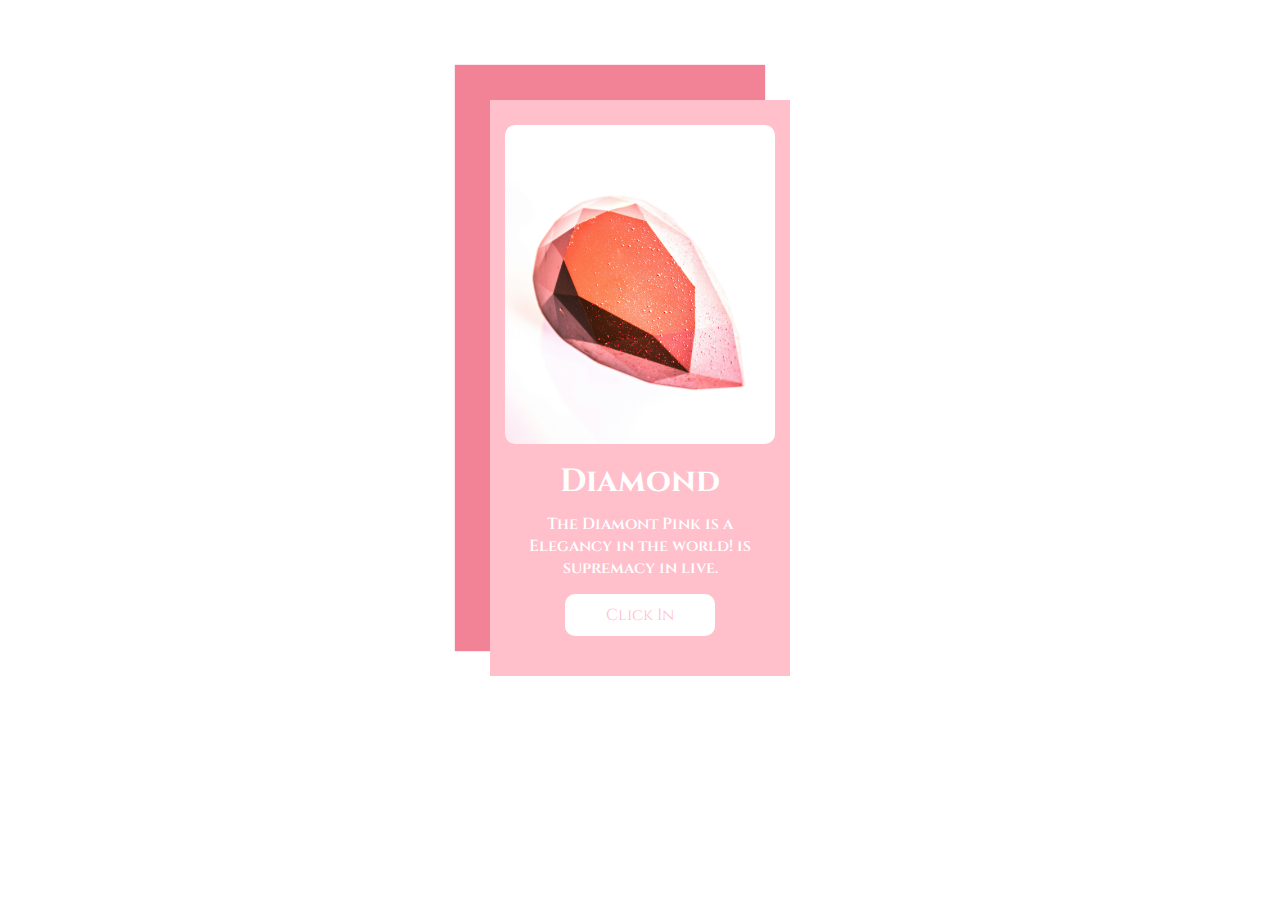
<file: index.html>
<!DOCTYPE html>
<html lang="es">

<head>
    <meta charset="UTF-8">
    <meta name="viewport" content="width=device-width, initial-scale=1.0">
    <title>Cards Two</title>
    <link rel="stylesheet" href="./css/style.css">
    <link rel="preconnect" href="https://fonts.googleapis.com">
    <link rel="preconnect" href="https://fonts.gstatic.com" crossorigin>
    <link href="https://fonts.googleapis.com/css2?family=Cinzel:wght@400..900&family=Yellowtail&display=swap" rel="stylesheet">
</head>

<body>
    <section class="cards2">
        <img src="./img/diamond.jpg" alt="" class="cards2__img">
        <h1 class="cards2__title">Diamond</h1>
        <p class="cards2__paragraph">The Diamont Pink is a Elegancy in the world! is supremacy in live.</p>
        <a href="" class="cards2__link">Click In</a>
    </section>
</body>

</html>
</file>
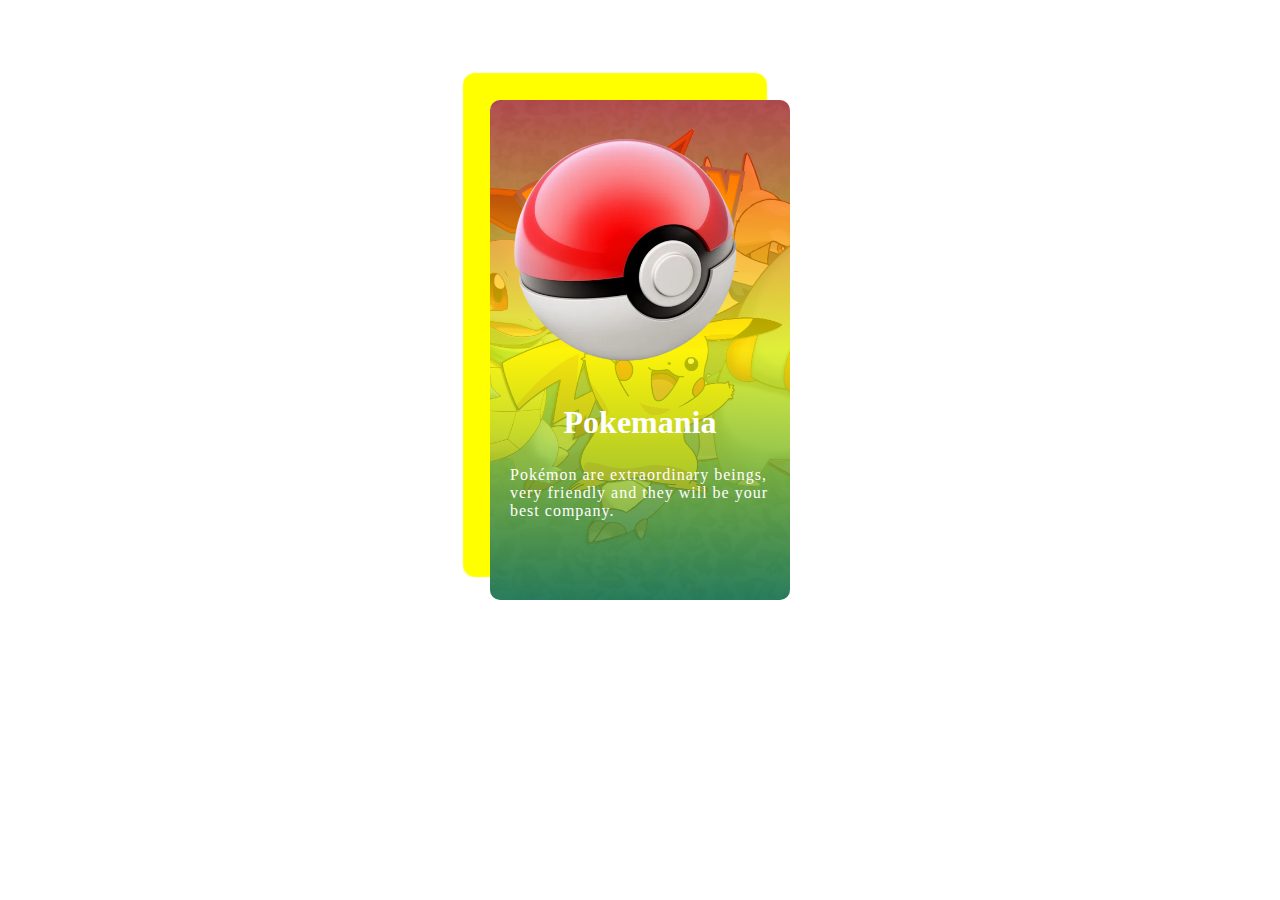
<file: cards1.html>
<!DOCTYPE html>
<html lang="es">

<head>
    <meta charset="UTF-8">
    <meta name="viewport" content="width=device-width, initial-scale=1.0">
    <title>Pokemanía</title>
    <link rel="stylesheet" href="./css/styles.css">
    <link rel="preconnect" href="https://fonts.googleapis.com">
    <link rel="preconnect" href="https://fonts.gstatic.com" crossorigin>
    <link href="https://fonts.googleapis.com/css2?family=Jacques+Francois+Shadow&family=Permanent+Marker&display=swap"
        rel="stylesheet">
</head>

<body>
    <section class="section">
        <img src="./img/pokebola.jpg" alt="" class="section__img">
        <h1 class="section__title">Pokemania</h1>
        <p class="section__paragraph">
            Pokémon are extraordinary beings, very friendly and they will be your best company.</p>
    </section>
</body>

</html>
</file>
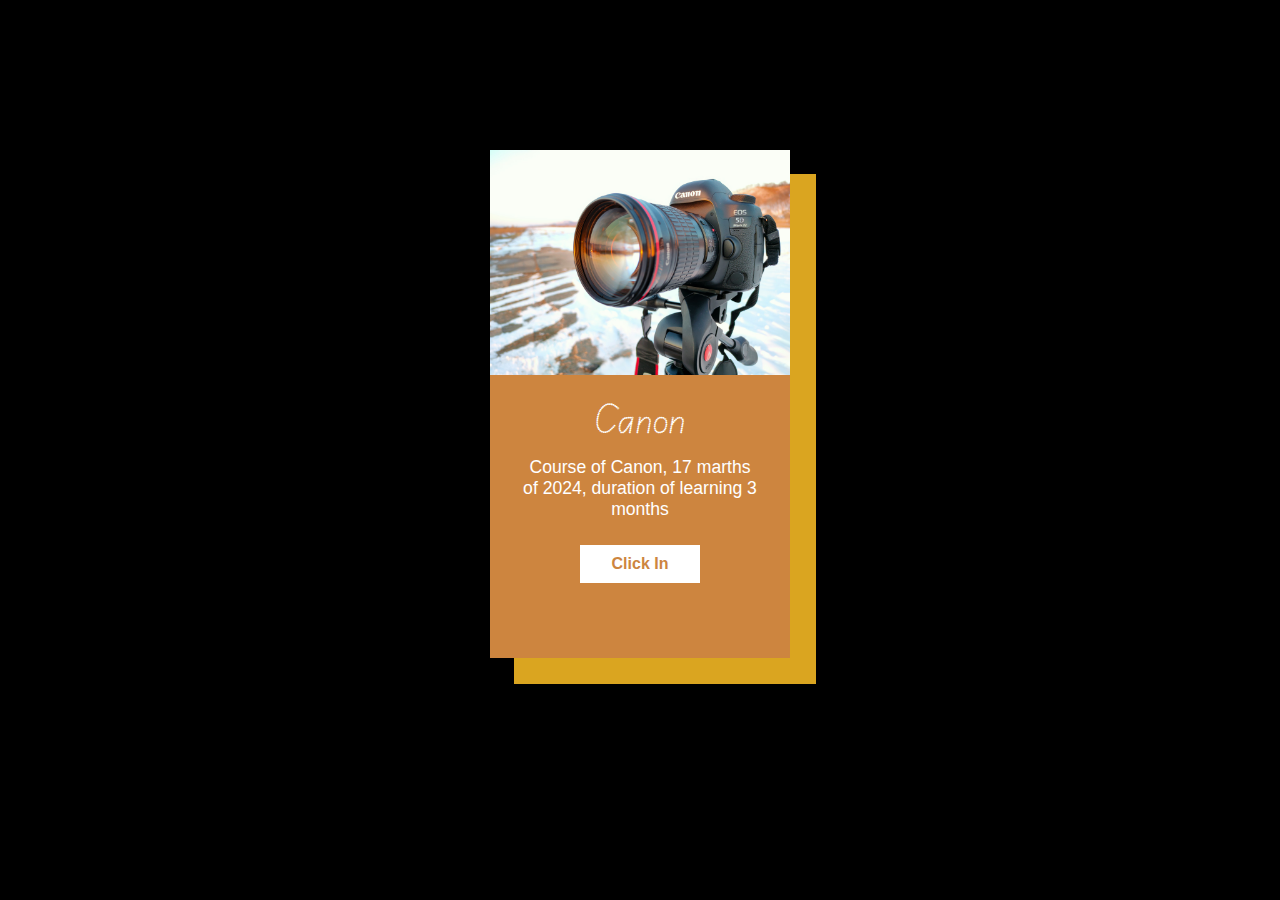
<file: cards2.html>
<!DOCTYPE html>
<html lang="es">

<head>
    <meta charset="UTF-8">
    <meta name="viewport" content="width=device-width, initial-scale=1.0">
    <title>Cards2</title>
    <link rel="stylesheet" href="./css/canon.css">
    <link rel="preconnect" href="https://fonts.googleapis.com">
    <link rel="preconnect" href="https://fonts.gstatic.com" crossorigin>
    <link href="https://fonts.googleapis.com/css2?family=Edu+AU+VIC+WA+NT+Dots:wght@400..700&display=swap" rel="stylesheet">
</head>

<body>
    <section class="section">
        <img src="./img/camera.jpg" alt="" class="section__img">
        <h1 class="section__title">Canon</h1>
        <p class="section__paragraph">Course of Canon, 17 marths of 2024, duration of learning 3 months</p>
        <a href="" class="section__link">Click In</a>
    </section>
</body>

</html>
</file>
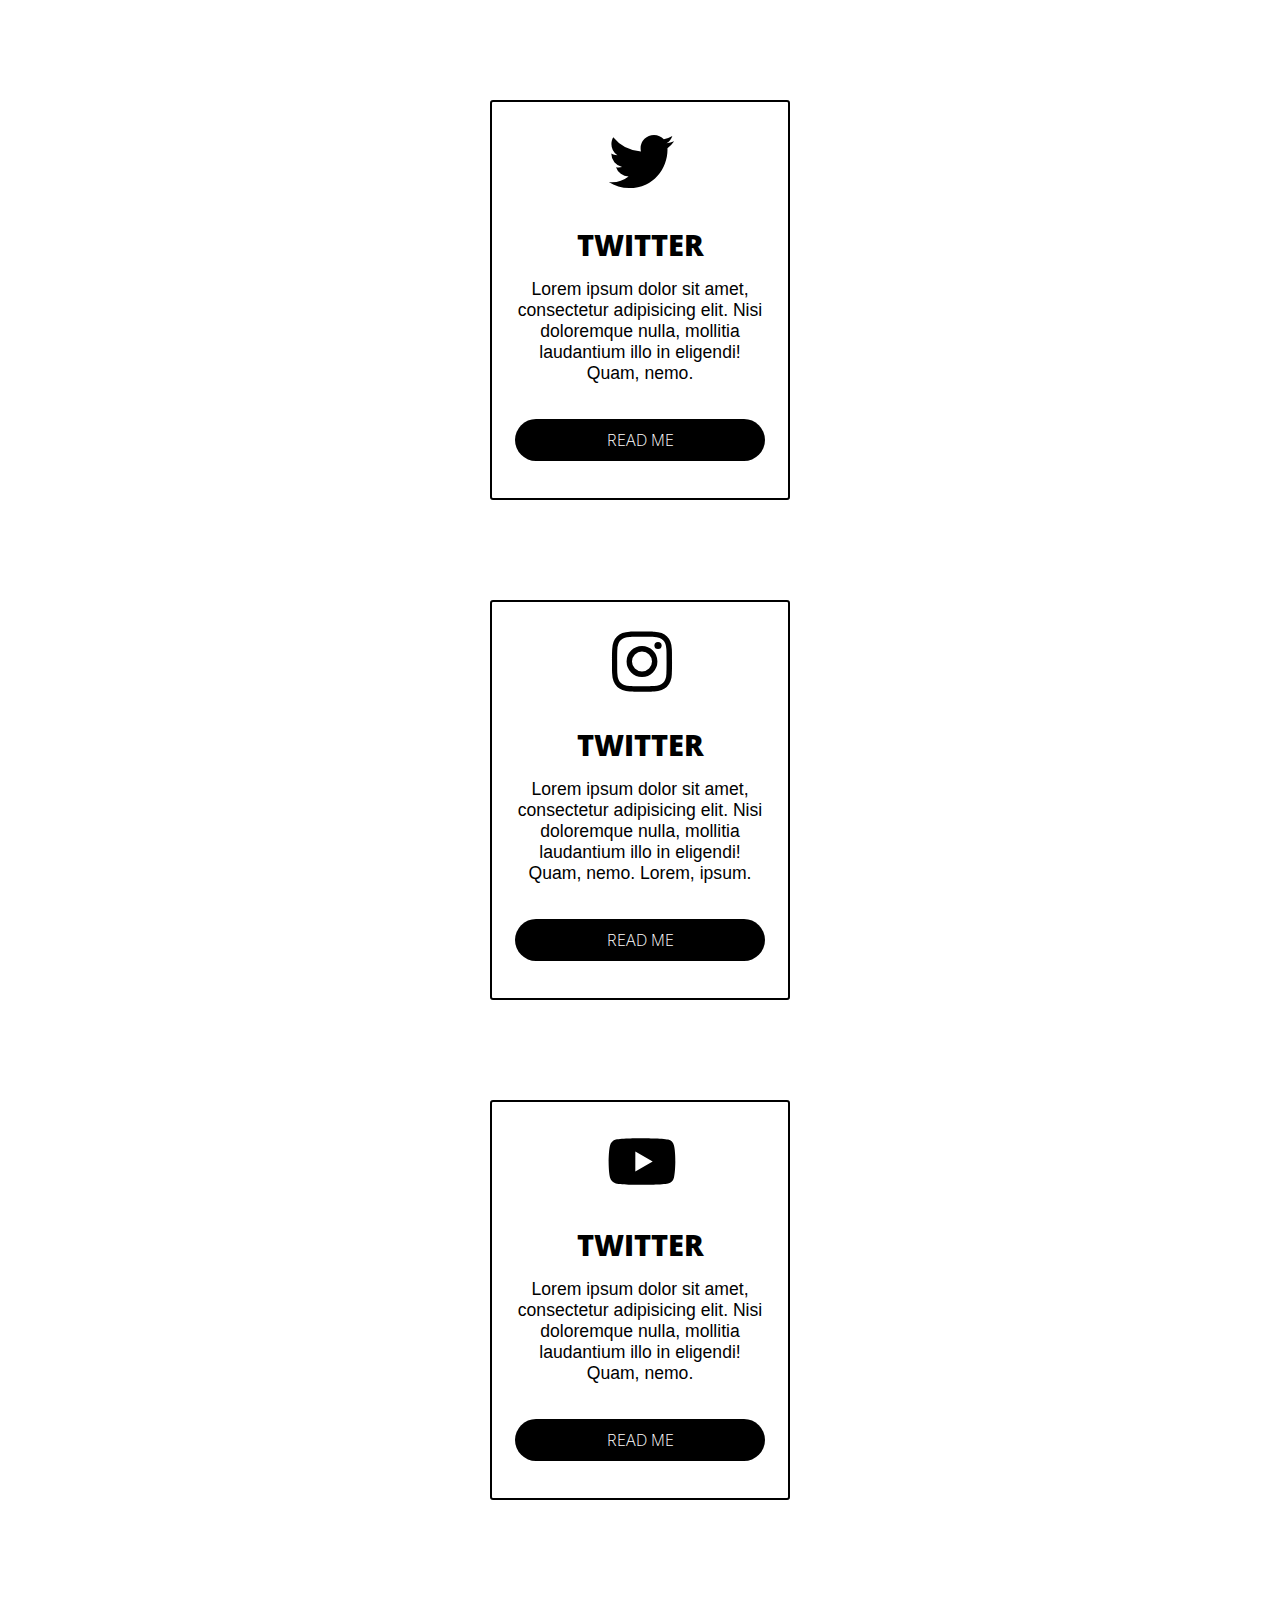
<file: cards3.html>
<!DOCTYPE html>
<html lang="en">

<head>
    <meta charset="UTF-8">
    <meta name="viewport" content="width=device-width, initial-scale=1.0">
    <title>Cards3</title>
    <link rel="stylesheet" href="./css/cards3.css">
    <link rel="preconnect" href="https://fonts.googleapis.com">
    <link rel="preconnect" href="https://fonts.gstatic.com" crossorigin>
    <link href="https://fonts.googleapis.com/css2?family=Open+Sans:ital,wght@0,300..800;1,300..800&display=swap"
        rel="stylesheet">
</head>

<body>
    <section class="section twitter">
        <img class="twitter__img img" src="./img/twitter.svg" alt="logotwitter">
        <h2 class="twitter__subtitle subtitle">Twitter</h2>
        <p class="twitter__paragraph paragraph">Lorem ipsum dolor sit amet, consectetur adipisicing elit. Nisi
            doloremque nulla, mollitia laudantium illo in eligendi! Quam, nemo.</p>
        <a href="" class="twitter__link link">Read Me</a>
    </section>
    <section class="section instagram">
        <img class="instagram__img img" src="./img/instragram.svg" alt="logotwitter">
        <h2 class="instagram__subtitle subtitle">Twitter</h2>
        <p class="instagram__paragraph paragraph">Lorem ipsum dolor sit amet, consectetur adipisicing elit. Nisi
            doloremque nulla, mollitia laudantium illo in eligendi! Quam, nemo. Lorem, ipsum.</p>
        <a href="" class="instagram__link link">Read Me</a>
    </section>
    <section class="section youtube">
        <img class="youtube__img img" src="./img/youtube.svg" alt="logotwitter">
        <h2 class="youtube__subtitle subtitle">Twitter</h2>
        <p class="youtube__paragraph paragraph">Lorem ipsum dolor sit amet, consectetur adipisicing elit. Nisi
            doloremque nulla, mollitia laudantium illo in eligendi! Quam, nemo.</p>
        <a href="" class="youtube__link link">Read Me</a>
    </section>
</body>

</html>
</file>
<file: css/style.css>
* {
    box-sizing: border-box;
    margin: 0;
}

body {
    font-family: "Cinzel", serif;
    font-optical-sizing: auto;
    color: #FFFFFF;
}

.cards2 {
    background-color: pink;
    text-align: center;
    width: 300px;
    padding: 25px 15px;
    margin: 100px auto;
    box-shadow: -30px -30px 1px 5px #e9304f9a;
}

.cards2__img {
    width: 100%;
    border-radius: 10px;

}

.cards2__title {
    font-size: 2rem;
    margin: 10px auto;

}

.cards2__paragraph {
    font-weight: 600;
}

.cards2__link {
    background-color: #FFFFFF;
    text-decoration: none;
    color: pink;
    width: 150px;
    padding: 10px;
    margin: 15px auto;
    border-radius: 10px;
    display: block;
}

.cards2__link:hover {
    background-color: #FE7450;
    color: #FFFFFF;
}
</file>
<file: css/styles.css>
/* styles index.html */

* {
    box-sizing: border-box;
    margin: 0;
}

.section {
    
    background-image: linear-gradient(#ff0000a9, #ffff00bb, #2e8b56c4), url('../img/fondo.png');
    background-position: center;
    background-size: cover;
    width: 300px;
    margin: 100px auto;
    height: 500px;
    border-radius: 10px;
    box-shadow: -25px -25px 1px 2px yellow;
}

.section__img {
    width: 90%;
    margin: 15px auto;
}

.section__title {
    font-family: "Permanent Marker", cursive;
    font-size: 2rem;
    color: #FFFFFF;
    text-align: center;
}

.section__paragraph {
    color: #FFFFFF;
    padding: 20px;
    margin: 5px auto;
    letter-spacing: 1px;

}
</file>
<file: css/canon.css>
/* Styles cards2.html */

* {
    box-sizing: border-box;
    margin: 0;
}

body {
    background-color: #000000;
    font-family: "Edu AU VIC WA NT Dots", cursive;
    font-optical-sizing: auto;
    color: #FFFFFF;
}

.section {
    background-color: peru;
    width: 300px;
    margin: 150px auto;
    padding-bottom: 70px;
    box-shadow: 25px 25px 0px 1px  	#DAA520
}

.section:hover {
    background-color: #DAA520;
    box-shadow: 25px 25px 0px 1px  	peru;
}

.section__img {
    width: 100%;

}

.section__title {
    font-size: 2rem;
    margin: 10px auto;
    text-align: center;
    font-weight: 900;
}

.section__paragraph {
    font-family: Arial, Helvetica, sans-serif;
    font-size: 1.1rem;
    margin: 10px 30px;
    text-align: center;
}

.section__link {
    color: peru;
    background-color: #FFFFFF;
    width: 120px;
    padding: 10px 15px;
    text-align: center;
    text-decoration: none;
    font-family: 'Lucida Sans', 'Lucida Sans Regular', 'Lucida Grande', 'Lucida Sans Unicode', Geneva, Verdana, sans-serif;
    font-weight: bold;
    margin: 25px auto;
    margin-bottom: 5px;
    display: block;
}

.section__link:hover {
    background-color: peru;
    color: #FFFFFF;
}
</file>
<file: css/cards3.css>
/* Styles cards3.html */

* {
    box-sizing: border-box;
    margin: 0;
}

.section {
    width: 300px;
    height: 400px;
    margin: 100px auto;
    border: 2px solid black;
    border-radius: 3px;
}

.img {
    width: 80px;
    height: 89px;
    margin: 15px 110px;
    
}

.subtitle {
    font-weight: 900;
    font-family: "Open Sans", sans-serif;
    text-transform: uppercase;
    text-align: center;
    font-size: 1.8rem;
    padding-bottom: 15px;
}

.paragraph {
    font-family: Arial, Helvetica, sans-serif;
    text-align: center;
    font-size: 1.1rem;
    width: 250px;
    margin: 0 auto;
}

.link {
    background-color: #000000;
    color: #FFFFFF;
    text-decoration: none;
    text-transform: uppercase;
    font-family: "Open Sans", sans-serif;
    text-align: center;
    font-weight: 100;
    width: 250px;
    padding: 10px 30px;
    margin: 35px auto;
    border-radius: 25px;
    display: block;
}
</file>
